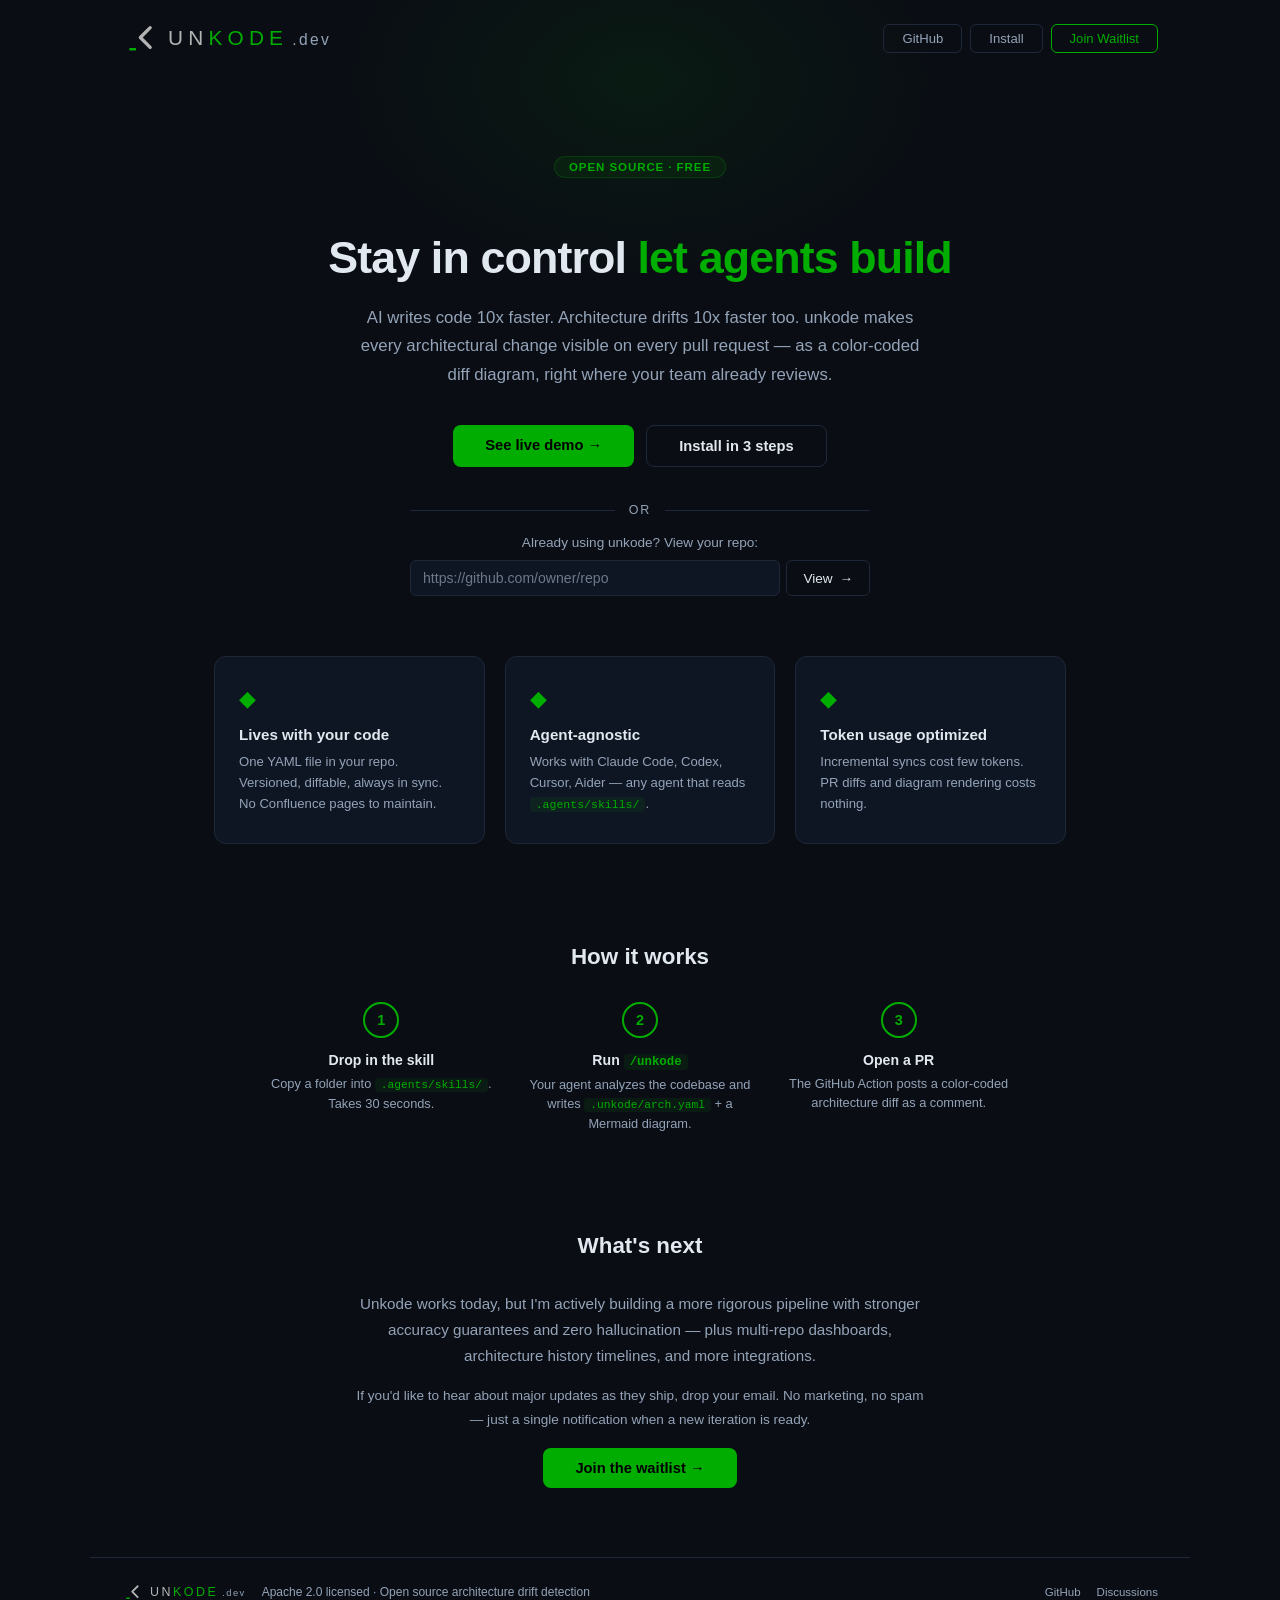
<file: index.html>
<!DOCTYPE html>
<html lang="en">
<head>
  <meta charset="UTF-8" />
  <meta name="viewport" content="width=device-width, initial-scale=1.0" />
  <title>unkode — Catch architectural drift on every PR</title>
  <meta name="description" content="Open source skill for Claude Code, Codex, and other coding agents. Auto-generates architecture diagrams and posts diffs on every pull request." />
  <link rel="icon" type="image/svg+xml" href="favicon.svg" />
  <link rel="stylesheet" href="styles.css" />
</head>
<body>
  <div class="page">
    <div class="glow"></div>

    <!-- Nav -->
    <div class="navWrap">
      <nav class="nav">
        <div class="navBrand">
          <svg width="36" height="36" viewBox="0 0 22 22" fill="none" xmlns="http://www.w3.org/2000/svg">
            <path d="m 17.22,4.69 -6,6 6,6" stroke="#b3b3b3" stroke-width="2" stroke-linecap="round" stroke-linejoin="round" />
            <rect class="logoCursor" fill="#00ad00" width="4.08" height="1.5" x="4.5" y="17.12" />
          </svg>
          <span class="navName">
            <span class="un">UN</span><span class="kode">KODE</span><span class="dotDev">.dev</span>
          </span>
        </div>
        <div class="navLinks">
          <a class="navLink" href="https://github.com/deepcodersinc/unkode" target="_blank" rel="noopener">GitHub</a>
          <a class="navLink" href="https://github.com/deepcodersinc/unkode#quick-setup" target="_blank" rel="noopener">Install</a>
          <a class="navLink navLinkAccent" href="https://tally.so/r/lb7odB" target="_blank" rel="noopener">Join Waitlist</a>
        </div>
      </nav>
    </div>

    <!-- Hero -->
    <div class="hero">
      <div class="badge">Open Source · Free</div>
      <h1 class="heroTitle">
        Stay in control <span class="heroAccent">let agents build</span>
      </h1>
      <p class="heroSub">
        AI writes code 10x faster. Architecture drifts 10x faster too.
        unkode makes every architectural change visible on every pull request — as a color-coded diff diagram, right where your team already reviews.
      </p>

      <div class="heroActions">
        <a class="ctaPrimary" href="/dashboard/demo/">
          See live demo &rarr;
        </a>
        <a class="ctaSecondary" href="https://github.com/deepcodersinc/unkode#quick-setup" target="_blank" rel="noopener">
          Install in 3 steps
        </a>
      </div>

      <div class="divider"><span>or</span></div>

      <div class="viewYourOwn">
        <div class="viewYourOwnLabel">Already using unkode? View your repo:</div>
        <form class="repoInput" onsubmit="goView(event)">
          <input
            type="text"
            id="repoField"
            placeholder="https://github.com/owner/repo"
            autocomplete="off"
            spellcheck="false"
            aria-label="GitHub repository URL"
          />
          <button type="submit">View <span class="arrow">&rarr;</span></button>
        </form>
      </div>
    </div>

    <script>
      function parseRepo(input) {
        const s = (input || '').trim();
        if (!s) return null;
        const cleaned = s
          .replace(/^https?:\/\//, '')
          .replace(/^(www\.)?github\.com\//, '')
          .replace(/\.git$/, '')
          .replace(/\/$/, '');
        const match = cleaned.match(/^([\w.-]+)\/([\w.-]+)/);
        return match ? match[1] + '/' + match[2] : null;
      }

      function goView(e) {
        e.preventDefault();
        const input = document.getElementById('repoField');
        const repo = parseRepo(input.value);
        if (!repo) {
          input.classList.add('invalid');
          input.focus();
          setTimeout(function () { input.classList.remove('invalid'); }, 1200);
          return;
        }
        window.location.href = '/dashboard/?repo=' + encodeURIComponent(repo);
      }
    </script>

    <!-- Features -->
    <div class="features">
      <div class="featureCard">
        <div class="featureIcon">◆</div>
        <div class="featureTitle">Lives with your code</div>
        <div class="featureDesc">One YAML file in your repo. Versioned, diffable, always in sync. No Confluence pages to maintain.</div>
      </div>
      <div class="featureCard">
        <div class="featureIcon">◆</div>
        <div class="featureTitle">Agent-agnostic</div>
        <div class="featureDesc">Works with Claude Code, Codex, Cursor, Aider — any agent that reads <code>.agents/skills/</code>.</div>
      </div>
      <div class="featureCard">
        <div class="featureIcon">◆</div>
        <div class="featureTitle">Token usage optimized</div>
        <div class="featureDesc">Incremental syncs cost few tokens. PR diffs and diagram rendering costs nothing.</div>
      </div>
    </div>

    <!-- Steps -->
    <div class="steps">
      <div class="sectionTitle">How it works</div>
      <div class="stepGrid">
        <div class="stepCard">
          <div class="stepNum">1</div>
          <div class="stepTitle">Drop in the skill</div>
          <div class="stepDesc">Copy a folder into <code>.agents/skills/</code>. Takes 30 seconds.</div>
        </div>
        <div class="stepCard">
          <div class="stepNum">2</div>
          <div class="stepTitle">Run <code>/unkode</code></div>
          <div class="stepDesc">Your agent analyzes the codebase and writes <code>.unkode/arch.yaml</code> + a Mermaid diagram.</div>
        </div>
        <div class="stepCard">
          <div class="stepNum">3</div>
          <div class="stepTitle">Open a PR</div>
          <div class="stepDesc">The GitHub Action posts a color-coded architecture diff as a comment.</div>
        </div>
      </div>
    </div>

    <!-- What's next / Waitlist -->
    <div class="waitlist">
      <div class="sectionTitle">What's next</div>
      <p class="waitlistText">
        Unkode works today, but I'm actively building a more rigorous pipeline with stronger accuracy guarantees and zero hallucination — plus multi-repo dashboards, architecture history timelines, and more integrations.
      </p>
      <p class="waitlistText waitlistDim">
        If you'd like to hear about major updates as they ship, drop your email. No marketing, no spam — just a single notification when a new iteration is ready.
      </p>
      <a class="ctaPrimary" href="https://tally.so/r/lb7odB" target="_blank" rel="noopener">
        Join the waitlist →
      </a>
    </div>

    <!-- Footer -->
    <div class="footer">
      <div class="footerBrand">
        <svg width="20" height="20" viewBox="0 0 22 22" fill="none" xmlns="http://www.w3.org/2000/svg">
          <path d="m 17.22,4.69 -6,6 6,6" stroke="#b3b3b3" stroke-width="2" stroke-linecap="round" stroke-linejoin="round" />
          <rect class="logoCursor" fill="#00ad00" width="4.08" height="1.5" x="4.5" y="17.12" />
        </svg>
        <span class="footerName">
          <span class="un">UN</span><span class="kode">KODE</span><span class="dotDev">.dev</span>
        </span>
      </div>
      <div class="footerDim">Apache 2.0 licensed · Open source architecture drift detection</div>
      <div class="footerLinks">
        <a class="footerLink" href="https://github.com/deepcodersinc/unkode" target="_blank" rel="noopener">GitHub</a>
        <a class="footerLink" href="https://github.com/deepcodersinc/unkode/discussions" target="_blank" rel="noopener">Discussions</a>
      </div>
    </div>
  </div>
</body>
</html>
</file>
<file: styles.css>
:root {
  --brand: #00ad00;
  --bg: #0a0e14;
  --surface: #0f1623;
  --border: #1e2838;
  --text: #e2e8f0;
  --text-dim: #94a3b8;
}

* { box-sizing: border-box; }

html, body {
  margin: 0;
  padding: 0;
  background: var(--bg);
  color: var(--text);
  font-family: -apple-system, BlinkMacSystemFont, "Segoe UI", Roboto, sans-serif;
  -webkit-font-smoothing: antialiased;
}

code {
  font-family: "SF Mono", Consolas, Monaco, monospace;
  font-size: 0.88em;
  background: rgba(0, 173, 0, 0.08);
  padding: 1px 6px;
  border-radius: 4px;
  color: var(--brand);
}

.page {
  min-height: 100vh;
  display: flex;
  flex-direction: column;
  align-items: center;
  position: relative;
  overflow-x: hidden;
}

.glow {
  position: absolute;
  top: -120px;
  width: 600px;
  height: 400px;
  background: radial-gradient(ellipse, rgba(0, 173, 0, 0.08) 0%, transparent 70%);
  pointer-events: none;
  z-index: 0;
}

/* Nav */
.navWrap {
  width: 100%;
  display: flex;
  justify-content: center;
  z-index: 1;
}
.nav {
  width: 100%;
  max-width: 1100px;
  display: flex;
  align-items: center;
  justify-content: space-between;
  padding: 20px 32px;
}
.navBrand {
  display: flex;
  align-items: center;
  gap: 10px;
  text-decoration: none;
  color: inherit;
}
.navBrand:hover { text-decoration: none; }

@keyframes blink {
  0%, 100% { opacity: 1; }
  50%      { opacity: 0; }
}
.logoCursor { animation: blink 1s step-end infinite; }

.navName {
  font-size: 1.3rem;
  font-weight: 500;
  letter-spacing: 0.25em;
}
.un   { color: #b3b3b3; }
.kode { color: var(--brand); }
.dotDev {
  font-size: 0.75em;
  color: var(--text-dim);
  font-weight: 400;
  letter-spacing: 0.15em;
  margin-left: 4px;
}

.navLinks { display: flex; gap: 8px; }
.navLink {
  background: transparent;
  border: 1px solid var(--border);
  color: var(--text-dim);
  padding: 6px 18px;
  font-size: 0.82rem;
  border-radius: 6px;
  text-decoration: none;
  transition: all 0.15s;
}
.navLink:hover { border-color: var(--brand); color: var(--text); }
.navLinkAccent {
  border-color: var(--brand);
  color: var(--brand);
}
.navLinkAccent:hover {
  background: rgba(0, 173, 0, 0.08);
  color: var(--brand);
}

/* Hero */
.hero {
  text-align: center;
  padding: 80px 24px 60px;
  max-width: 760px;
  z-index: 1;
}
.badge {
  display: inline-block;
  font-size: 0.72rem;
  font-weight: 600;
  letter-spacing: 0.08em;
  text-transform: uppercase;
  color: var(--brand);
  background: rgba(0, 173, 0, 0.08);
  border: 1px solid rgba(0, 173, 0, 0.2);
  padding: 4px 14px;
  border-radius: 20px;
  margin-bottom: 24px;
}
.heroTitle {
  font-size: 2.8rem;
  font-weight: 700;
  line-height: 1.15;
  margin-bottom: 20px;
  letter-spacing: -0.02em;
}
.heroAccent { color: var(--brand); }
.heroSub {
  font-size: 1.05rem;
  color: var(--text-dim);
  line-height: 1.7;
  max-width: 580px;
  margin: 0 auto 36px;
}
.heroActions {
  display: flex;
  gap: 12px;
  justify-content: center;
  flex-wrap: wrap;
}
.ctaPrimary {
  padding: 12px 32px;
  font-size: 0.92rem;
  font-weight: 600;
  border: none;
  border-radius: 8px;
  background: var(--brand);
  color: #000;
  text-decoration: none;
  transition: opacity 0.15s;
}
.ctaPrimary:hover { opacity: 0.88; }
.ctaSecondary {
  padding: 12px 32px;
  font-size: 0.92rem;
  font-weight: 600;
  border: 1px solid var(--border);
  border-radius: 8px;
  background: transparent;
  color: var(--text);
  text-decoration: none;
  transition: border-color 0.15s;
}
.ctaSecondary:hover { border-color: var(--brand); }

/* "Or" divider */
.divider {
  display: flex;
  align-items: center;
  gap: 14px;
  max-width: 460px;
  margin: 36px auto 18px;
  color: var(--text-dim);
  font-size: 0.78rem;
  text-transform: uppercase;
  letter-spacing: 0.15em;
}
.divider::before,
.divider::after {
  content: '';
  flex: 1;
  height: 1px;
  background: var(--border);
}

/* View your own */
.viewYourOwn {
  max-width: 460px;
  margin: 0 auto;
}
.viewYourOwnLabel {
  font-size: 0.85rem;
  color: var(--text-dim);
  margin-bottom: 10px;
}

/* Repo input */
.repoInput {
  display: flex;
  gap: 6px;
}
.repoInput input {
  flex: 1;
  min-width: 0;
  background: var(--surface);
  border: 1px solid var(--border);
  border-radius: 6px;
  color: var(--text);
  font: inherit;
  font-size: 0.88rem;
  padding: 9px 12px;
  outline: none;
  transition: border-color 0.15s, box-shadow 0.15s;
}
.repoInput input::placeholder { color: var(--text-dim); opacity: 0.7; }
.repoInput input:focus {
  border-color: var(--brand);
  box-shadow: 0 0 0 3px rgba(0, 173, 0, 0.12);
}
.repoInput input.invalid {
  border-color: #c62828;
  box-shadow: 0 0 0 3px rgba(198, 40, 40, 0.15);
}
.repoInput button {
  background: transparent;
  border: 1px solid var(--border);
  border-radius: 6px;
  color: var(--text);
  cursor: pointer;
  font: inherit;
  font-size: 0.85rem;
  font-weight: 500;
  padding: 0 16px;
  transition: border-color 0.15s, color 0.15s;
  white-space: nowrap;
}
.repoInput button:hover {
  border-color: var(--brand);
  color: var(--brand);
}
.repoInput .arrow { margin-left: 3px; }

/* Features */
.features {
  display: grid;
  grid-template-columns: repeat(3, 1fr);
  gap: 20px;
  max-width: 900px;
  padding: 0 24px 60px;
  z-index: 1;
  width: 100%;
}
.featureCard {
  background: var(--surface);
  border: 1px solid var(--border);
  border-radius: 12px;
  padding: 28px 24px;
  transition: border-color 0.2s;
}
.featureCard:hover { border-color: rgba(0, 173, 0, 0.3); }
.featureIcon {
  font-size: 1.4rem;
  margin-bottom: 14px;
  color: var(--brand);
}
.featureTitle {
  font-size: 0.95rem;
  font-weight: 700;
  margin-bottom: 8px;
}
.featureDesc {
  font-size: 0.82rem;
  color: var(--text-dim);
  line-height: 1.6;
}

/* Steps */
.steps {
  text-align: center;
  padding: 40px 24px 80px;
  max-width: 800px;
  z-index: 1;
  width: 100%;
}
.sectionTitle {
  font-size: 1.4rem;
  font-weight: 700;
  margin-bottom: 32px;
}
.stepGrid {
  display: grid;
  grid-template-columns: repeat(3, 1fr);
  gap: 24px;
}
.stepCard { text-align: center; }
.stepNum {
  width: 36px;
  height: 36px;
  border-radius: 50%;
  border: 2px solid var(--brand);
  color: var(--brand);
  display: inline-flex;
  align-items: center;
  justify-content: center;
  font-weight: 700;
  font-size: 0.9rem;
  margin-bottom: 14px;
}
.stepTitle {
  font-size: 0.88rem;
  font-weight: 700;
  margin-bottom: 6px;
}
.stepDesc {
  font-size: 0.8rem;
  color: var(--text-dim);
  line-height: 1.5;
}

/* Waitlist / What's next */
.waitlist {
  text-align: center;
  padding: 20px 24px 80px;
  max-width: 720px;
  z-index: 1;
  width: 100%;
}
.waitlistText {
  font-size: 0.95rem;
  color: var(--text-dim);
  line-height: 1.7;
  margin: 0 auto 16px;
  max-width: 580px;
}
.waitlistDim {
  font-size: 0.85rem;
  margin-bottom: 28px;
}

/* Footer */
.footer {
  width: 100%;
  max-width: 1100px;
  border-top: 1px solid var(--border);
  padding: 24px 32px;
  display: flex;
  align-items: center;
  gap: 16px;
  z-index: 1;
  margin-top: auto;
}
.footerBrand { display: flex; align-items: center; gap: 8px; }
.footerName { font-size: 0.78rem; letter-spacing: 0.2em; }
.footerDim {
  flex: 1;
  font-size: 0.75rem;
  color: var(--text-dim);
}
.footerLinks { display: flex; gap: 16px; }
.footerLink {
  font-size: 0.72rem;
  color: var(--text-dim);
  text-decoration: none;
  transition: color 0.15s;
}
.footerLink:hover { color: var(--text); }

/* Mobile */
@media (max-width: 720px) {
  .heroTitle { font-size: 2rem; }
  .features, .stepGrid { grid-template-columns: 1fr; }
  .footer { flex-direction: column; gap: 12px; text-align: center; }
  .repoInput { flex-direction: column; }
  .repoInput button { padding: 10px; }
  .divider, .viewYourOwn { max-width: 100%; }
}
</file>
